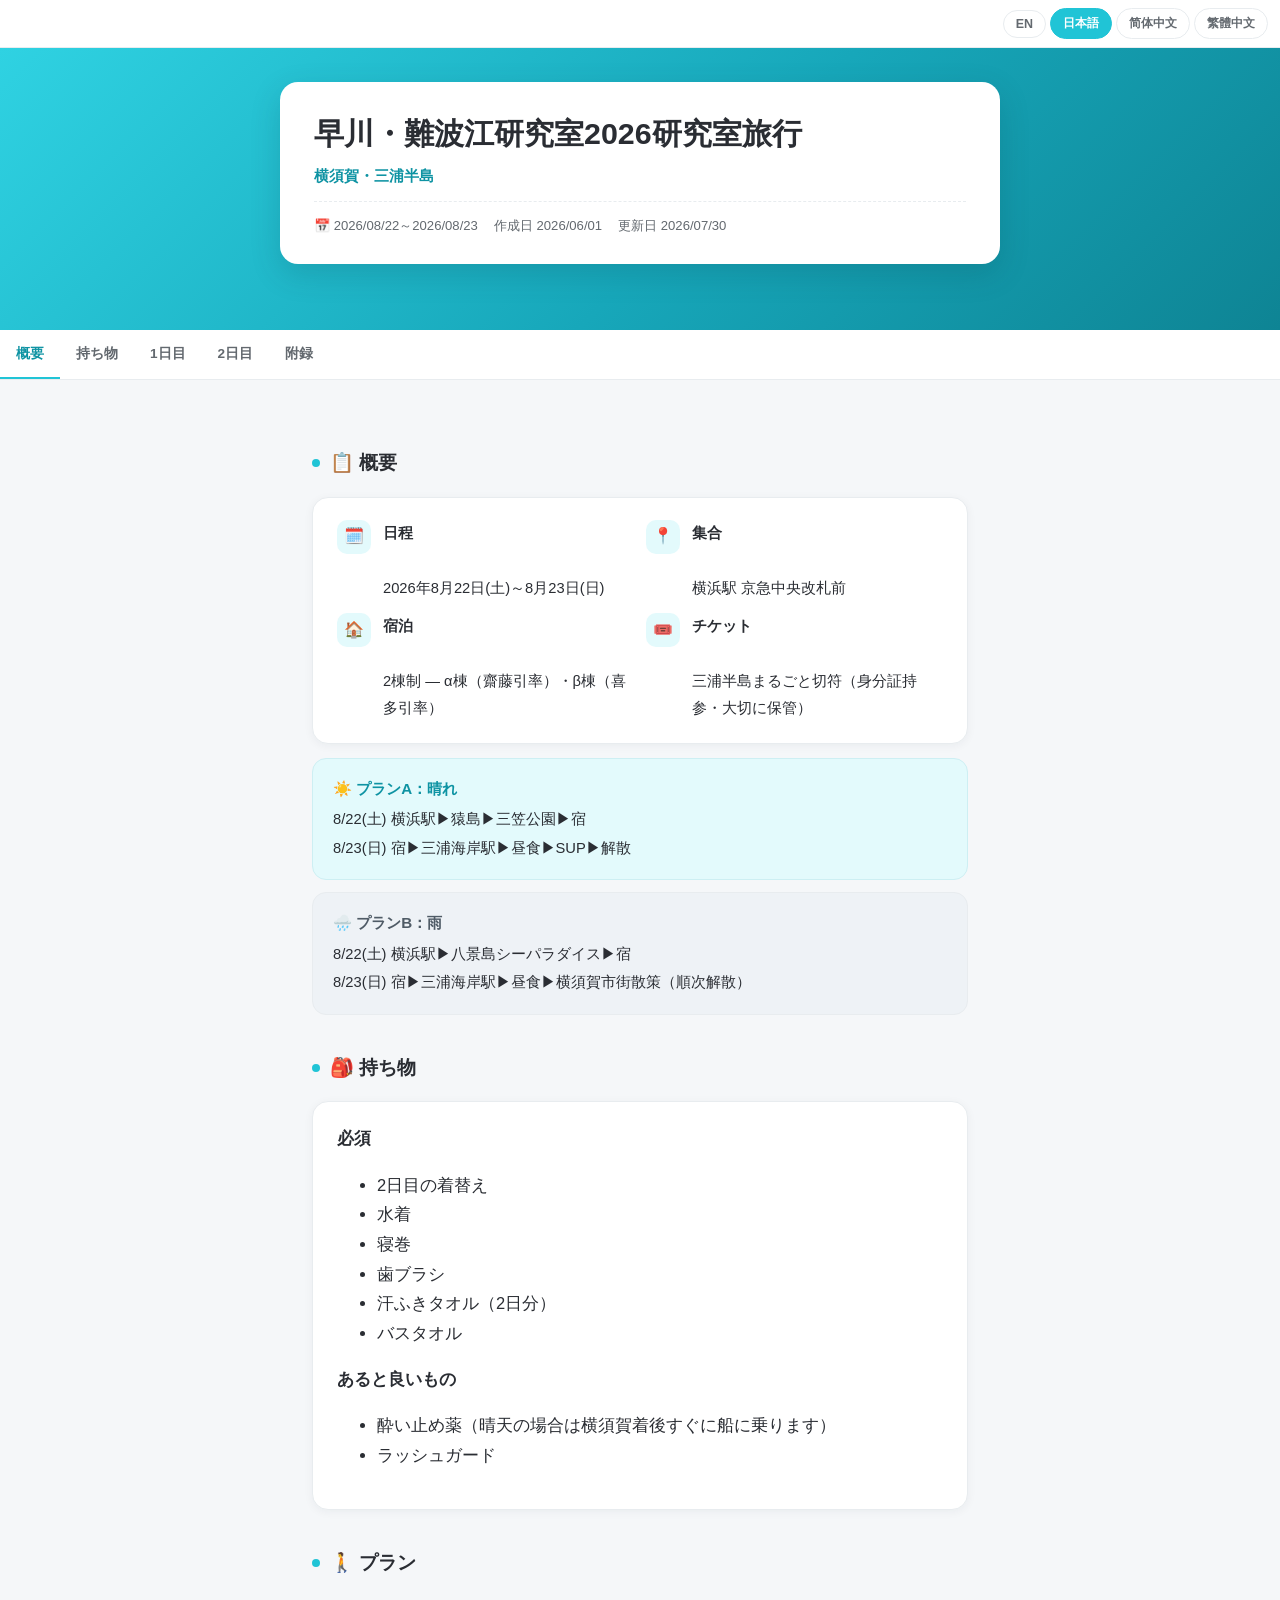
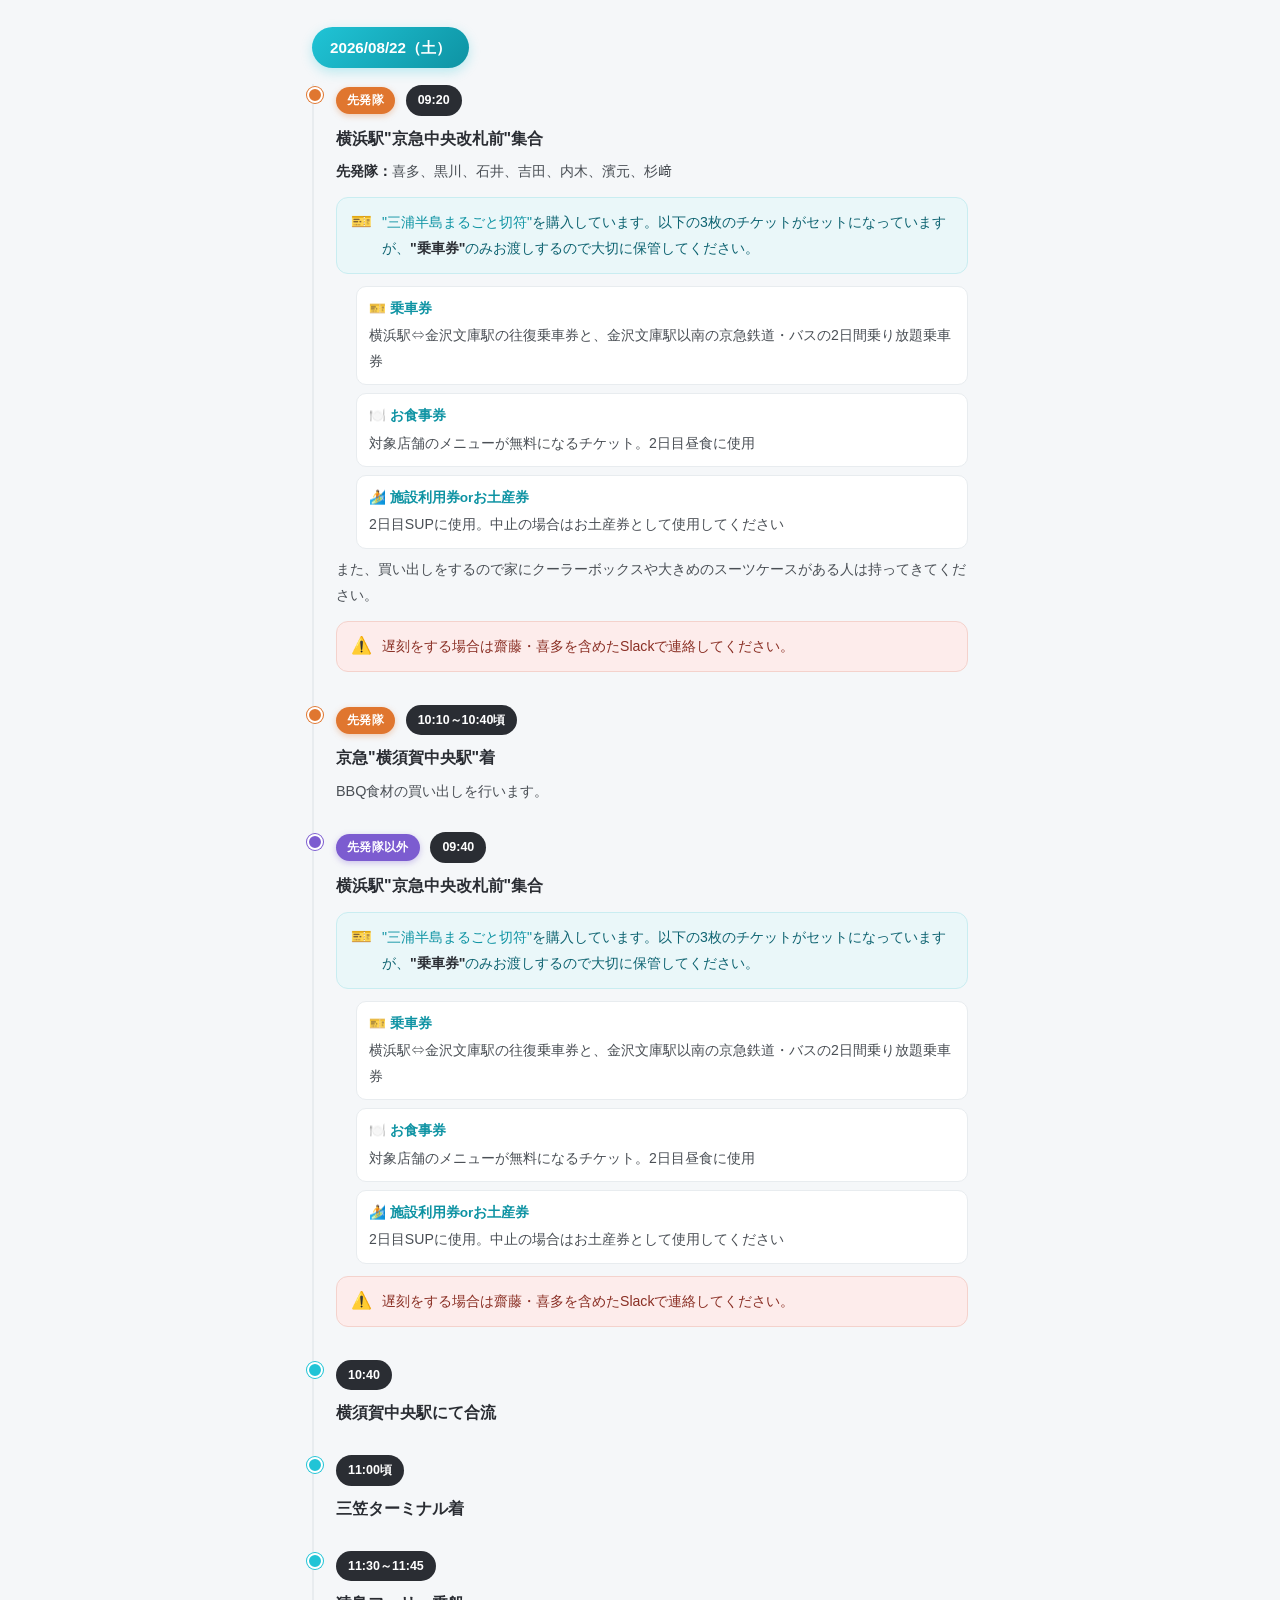
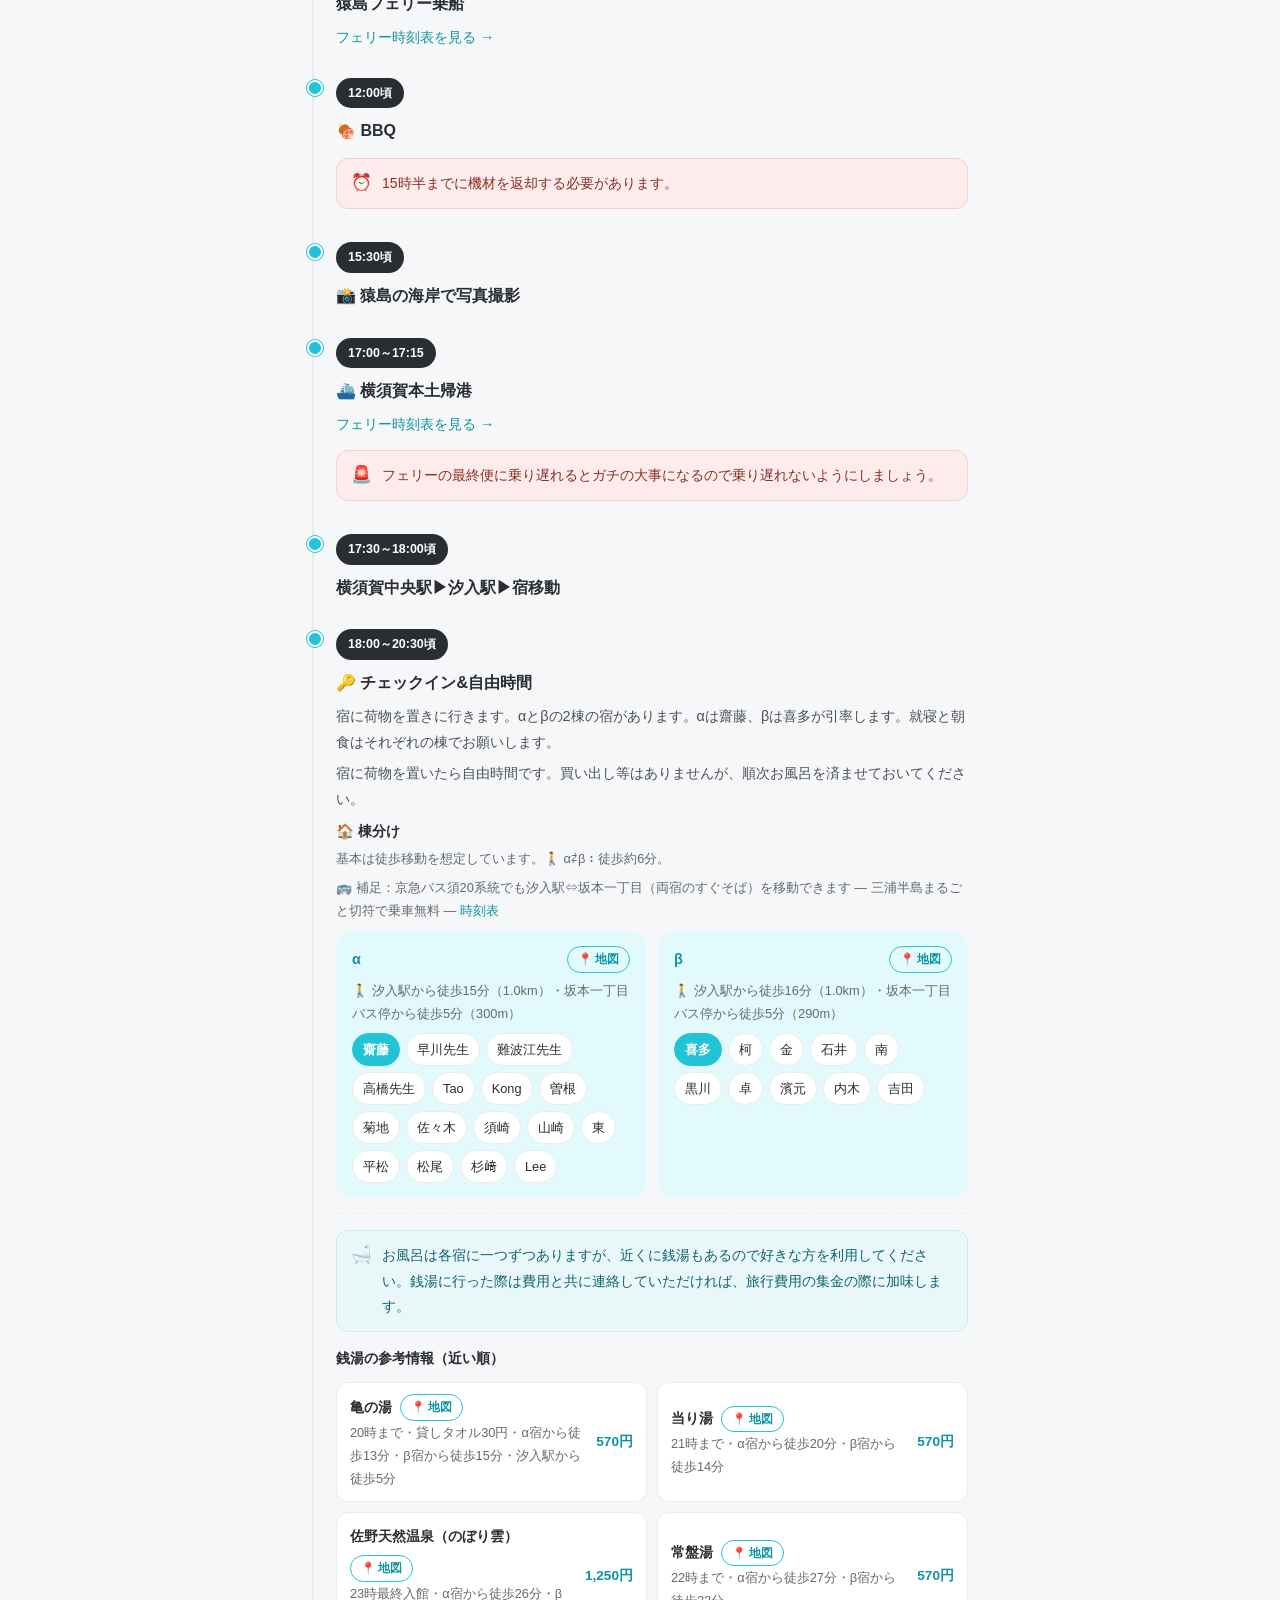
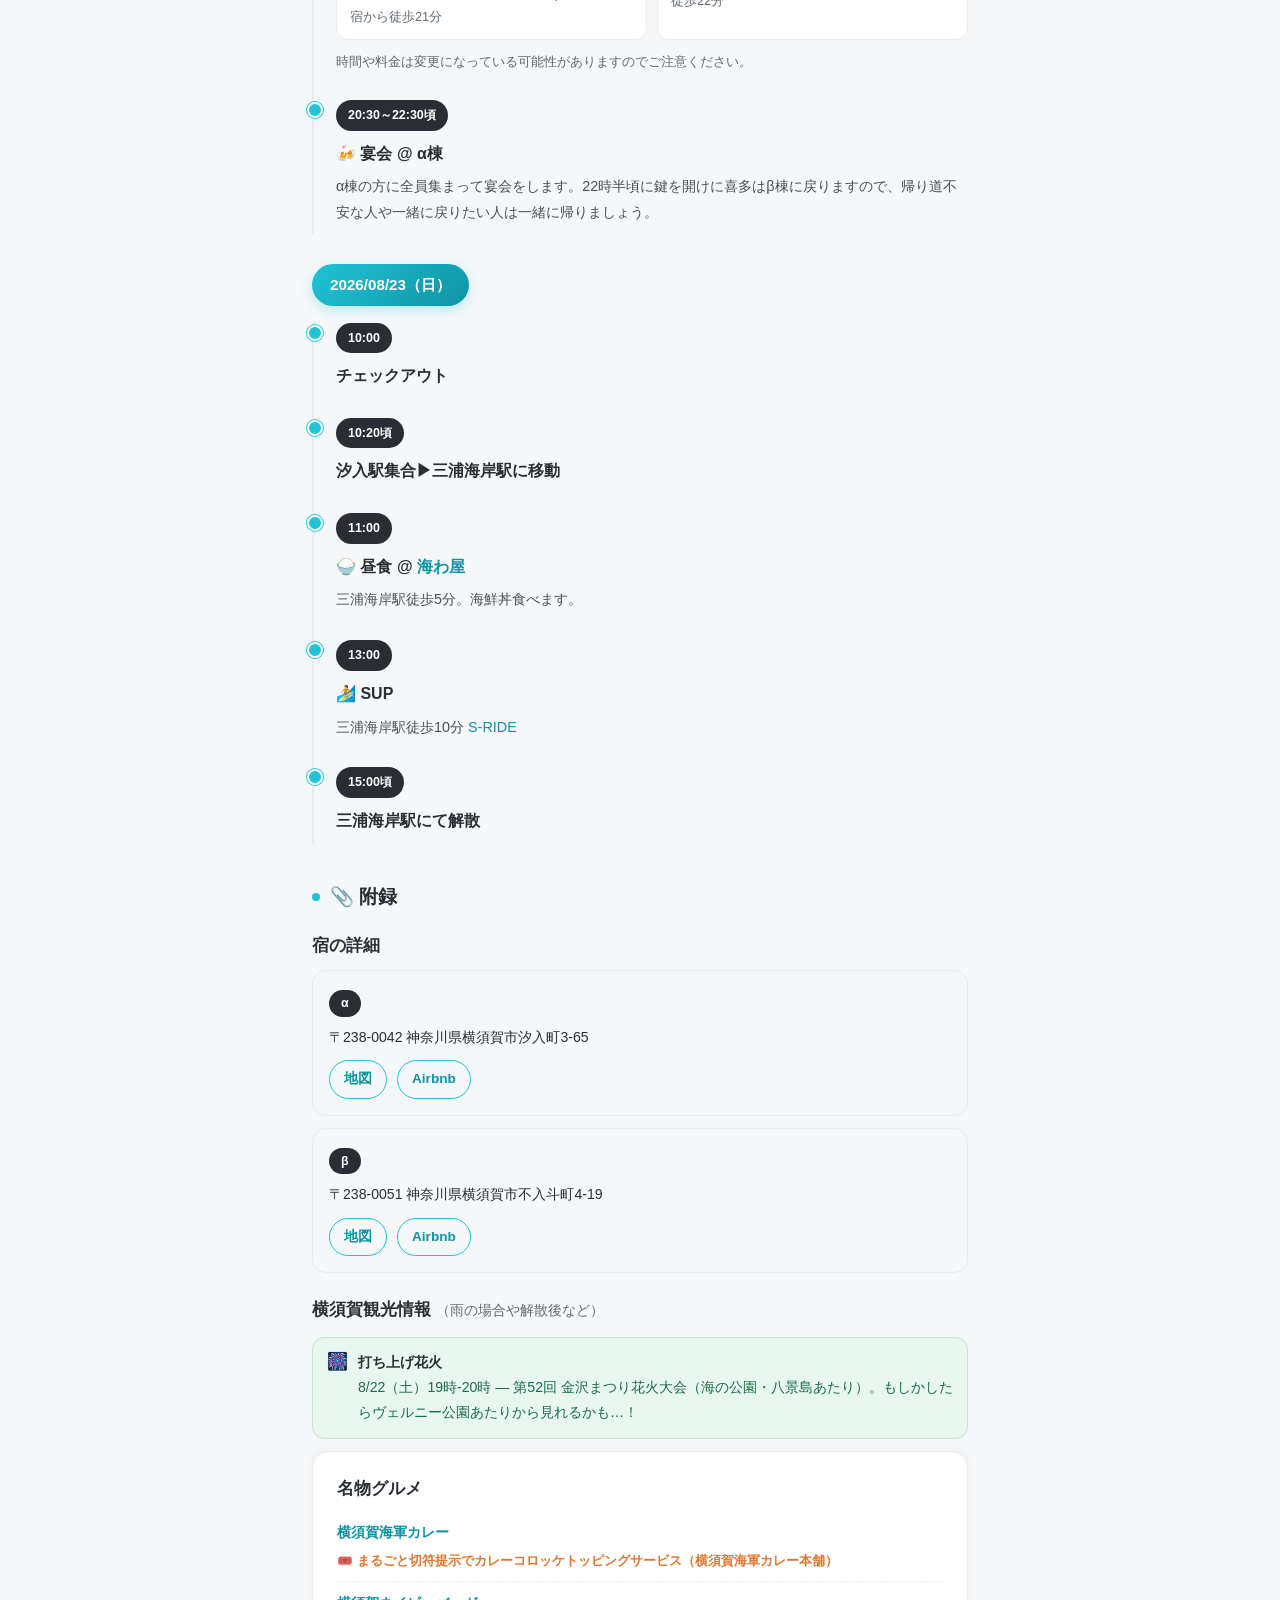
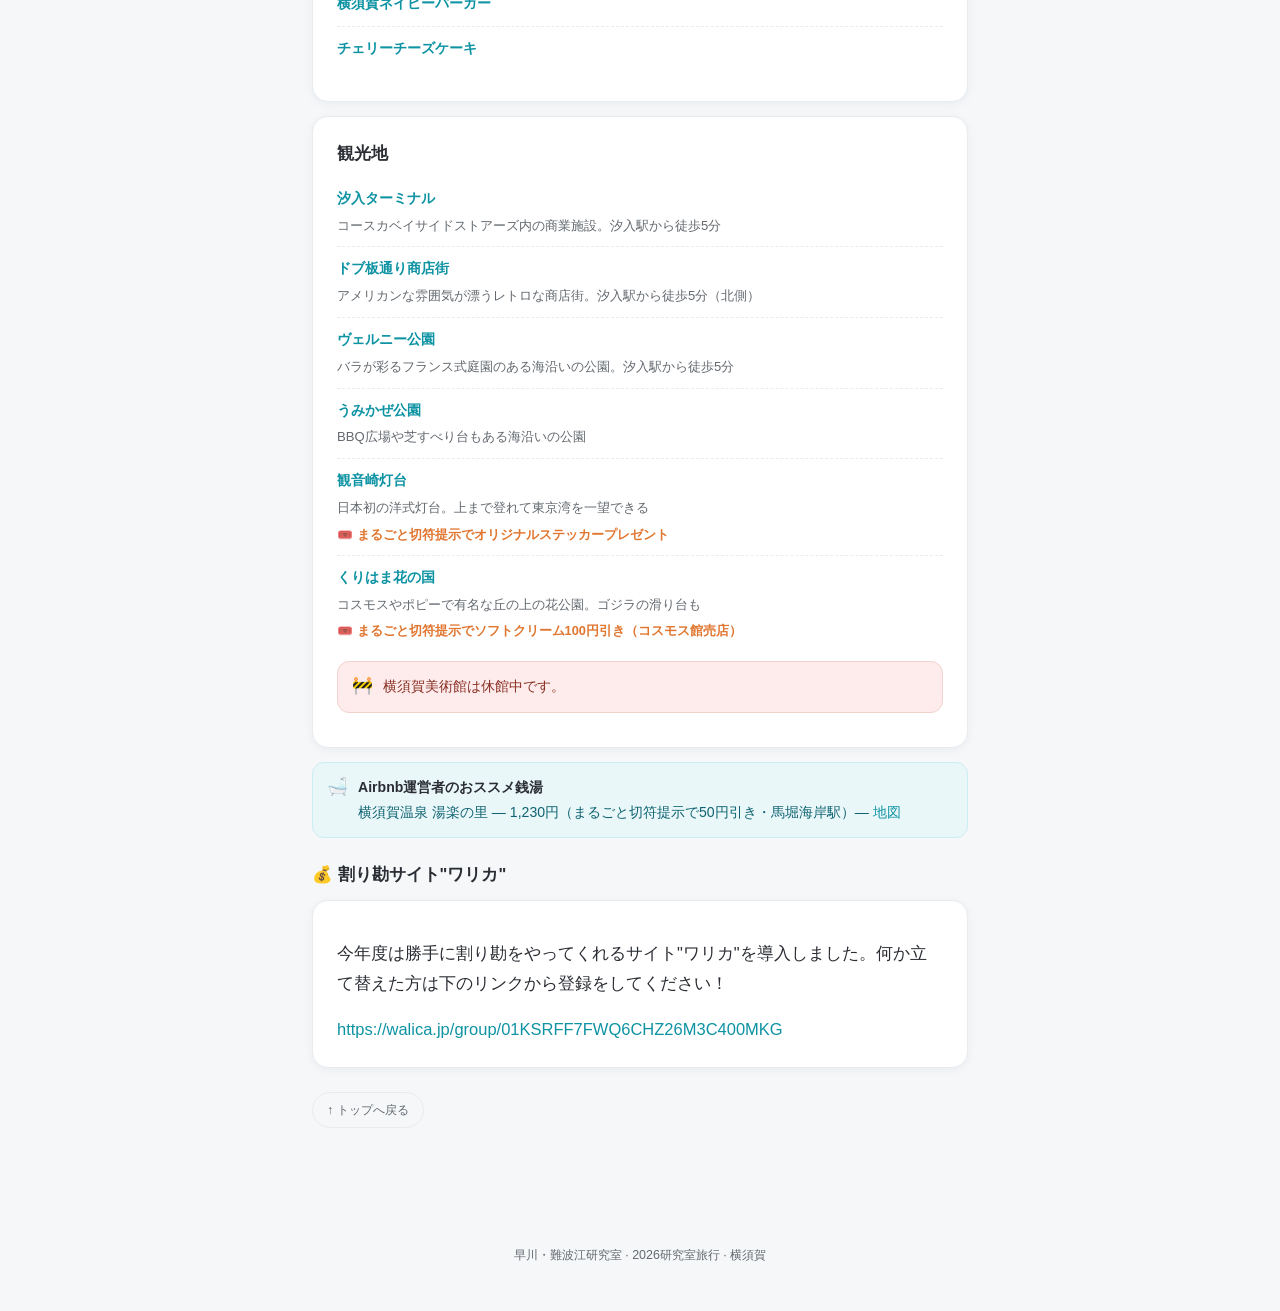
<file: index.html>
<!DOCTYPE html>
<html lang="en">
<head>
<meta charset="UTF-8">
<meta name="viewport" content="width=device-width, initial-scale=1">
<title>Hayakawa &amp; Nanbae Lab 2026 Lab Trip — Itinerary</title>
<link rel="stylesheet" href="style.css">
</head>
<body>

<div class="langbar" id="langbar">
  <button type="button" data-lang="en">EN</button>
  <button type="button" data-lang="ja">日本語</button>
  <button type="button" data-lang="zh-Hans">简体中文</button>
  <button type="button" data-lang="zh-Hant">繁體中文</button>
</div>

<div id="app"></div>

<script src="i18n.js"></script>
<script src="app.js"></script>
</body>
</html>
</file>
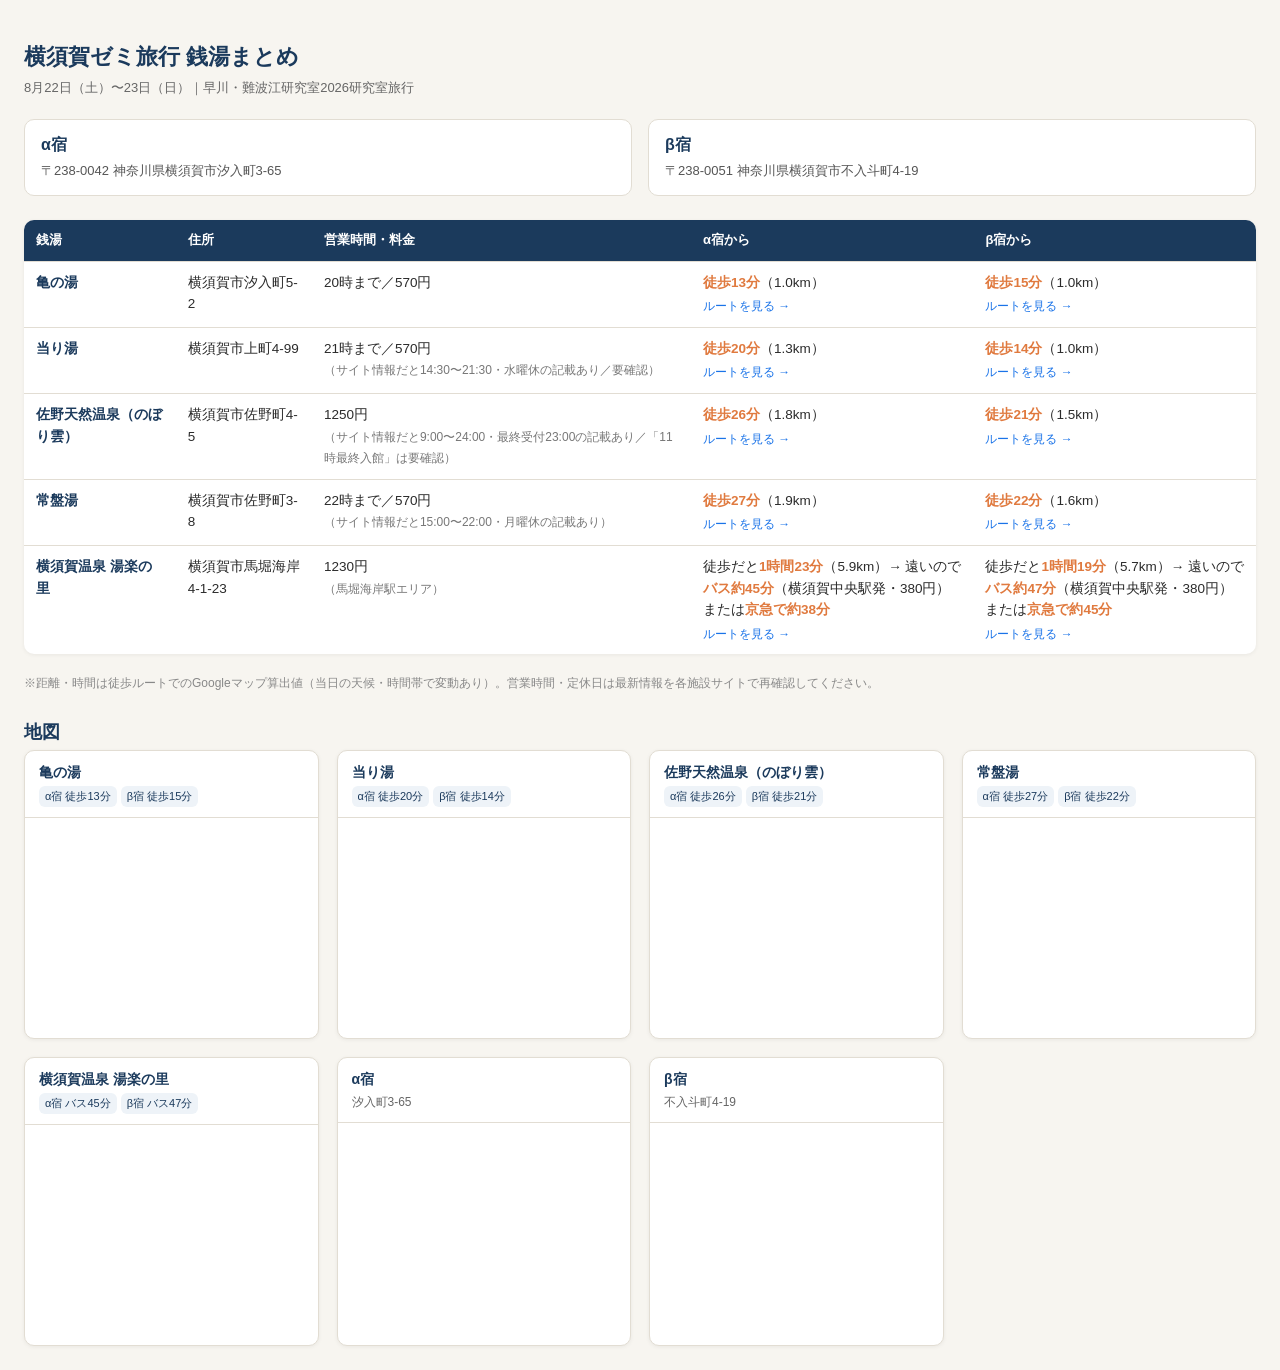
<file: 横須賀ゼミ旅行_銭湯マップ.html>
<!DOCTYPE html>
<html lang="ja">
<head>
<meta charset="UTF-8">
<title>横須賀ゼミ旅行 銭湯まとめ（8/22-23）</title>
<style>
  :root{
    --navy:#1b3a5c; --accent:#e07a3f; --bg:#f7f5f0; --card:#ffffff; --line:#e2ddd3;
  }
  *{box-sizing:border-box;}
  body{
    font-family:"Hiragino Kaku Gothic ProN","Yu Gothic",sans-serif;
    background:var(--bg); color:#2b2b2b; margin:0; padding:24px;
    line-height:1.6;
  }
  h1{color:var(--navy); font-size:22px; margin-bottom:4px;}
  .sub{color:#666; font-size:13px; margin-bottom:20px;}
  .hotels{
    display:flex; gap:16px; flex-wrap:wrap; margin-bottom:24px;
  }
  .hotel{
    background:var(--card); border:1px solid var(--line); border-radius:10px;
    padding:12px 16px; flex:1; min-width:220px;
  }
  .hotel b{color:var(--navy);}
  .hotel .addr{font-size:13px; color:#555;}
  table{
    width:100%; border-collapse:collapse; background:var(--card);
    border-radius:10px; overflow:hidden; box-shadow:0 1px 4px rgba(0,0,0,0.06);
    margin-bottom:28px;
  }
  th, td{padding:10px 12px; border-bottom:1px solid var(--line); font-size:13.5px; text-align:left; vertical-align:top;}
  th{background:var(--navy); color:#fff; font-weight:600; font-size:13px;}
  tr:last-child td{border-bottom:none;}
  .name{font-weight:700; color:var(--navy);}
  .dist{white-space:nowrap;}
  .dist b{color:var(--accent);}
  .sub-dist{color:#777; font-size:12px;}
  a.maplink{
    display:inline-block; margin-top:4px; font-size:12px; color:#1a73e8; text-decoration:none;
  }
  a.maplink:hover{text-decoration:underline;}
  .cards{
    display:grid; grid-template-columns:repeat(auto-fit,minmax(280px,1fr)); gap:18px;
  }
  .card{
    background:var(--card); border:1px solid var(--line); border-radius:10px; overflow:hidden;
    box-shadow:0 1px 4px rgba(0,0,0,0.06);
  }
  .card .head{padding:10px 14px; border-bottom:1px solid var(--line);}
  .card .head .name{font-size:14px;}
  .card .head .meta{font-size:12px; color:#666; margin-top:2px;}
  .card iframe{width:100%; height:220px; border:0; display:block;}
  .card .foot{padding:8px 14px; font-size:12px; display:flex; justify-content:space-between; gap:8px;}
  .badge{
    display:inline-block; background:#eef3f8; color:var(--navy); border-radius:6px;
    padding:2px 6px; font-size:11px; margin-right:4px;
  }
  .note{font-size:12px; color:#888; margin-top:-8px; margin-bottom:24px;}
</style>
</head>
<body>

<h1>横須賀ゼミ旅行 銭湯まとめ</h1>
<div class="sub">8月22日（土）〜23日（日）｜早川・難波江研究室2026研究室旅行</div>

<div class="hotels">
  <div class="hotel"><b>α宿</b><br><span class="addr">〒238-0042 神奈川県横須賀市汐入町3-65</span></div>
  <div class="hotel"><b>β宿</b><br><span class="addr">〒238-0051 神奈川県横須賀市不入斗町4-19</span></div>
</div>

<table>
  <tr>
    <th>銭湯</th>
    <th>住所</th>
    <th>営業時間・料金</th>
    <th>α宿から</th>
    <th>β宿から</th>
  </tr>
  <tr>
    <td class="name">亀の湯</td>
    <td>横須賀市汐入町5-2</td>
    <td>20時まで／570円</td>
    <td class="dist"><b>徒歩13分</b>（1.0km）
      <br><a class="maplink" target="_blank" href="https://www.google.com/maps/dir/?api=1&origin=%E6%A8%AA%E9%A0%88%E8%B3%80%E5%B8%82%E6%B1%90%E5%85%A5%E7%94%BA3-65&destination=%E6%A8%AA%E9%A0%88%E8%B3%80%E5%B8%82%E6%B1%90%E5%85%A5%E7%94%BA5-2&travelmode=walking">ルートを見る →</a>
    </td>
    <td class="dist"><b>徒歩15分</b>（1.0km）
      <br><a class="maplink" target="_blank" href="https://www.google.com/maps/dir/?api=1&origin=%E6%A8%AA%E9%A0%88%E8%B3%80%E5%B8%82%E4%B8%8D%E5%85%A5%E6%96%97%E7%94%BA4-19&destination=%E6%A8%AA%E9%A0%88%E8%B3%80%E5%B8%82%E6%B1%90%E5%85%A5%E7%94%BA5-2&travelmode=walking">ルートを見る →</a>
    </td>
  </tr>
  <tr>
    <td class="name">当り湯</td>
    <td>横須賀市上町4-99</td>
    <td>21時まで／570円<br><span class="sub-dist">（サイト情報だと14:30〜21:30・水曜休の記載あり／要確認）</span></td>
    <td class="dist"><b>徒歩20分</b>（1.3km）
      <br><a class="maplink" target="_blank" href="https://www.google.com/maps/dir/?api=1&origin=%E6%A8%AA%E9%A0%88%E8%B3%80%E5%B8%82%E6%B1%90%E5%85%A5%E7%94%BA3-65&destination=%E6%A8%AA%E9%A0%88%E8%B3%80%E5%B8%82%E4%B8%8A%E7%94%BA4-99&travelmode=walking">ルートを見る →</a>
    </td>
    <td class="dist"><b>徒歩14分</b>（1.0km）
      <br><a class="maplink" target="_blank" href="https://www.google.com/maps/dir/?api=1&origin=%E6%A8%AA%E9%A0%88%E8%B3%80%E5%B8%82%E4%B8%8D%E5%85%A5%E6%96%97%E7%94%BA4-19&destination=%E6%A8%AA%E9%A0%88%E8%B3%80%E5%B8%82%E4%B8%8A%E7%94%BA4-99&travelmode=walking">ルートを見る →</a>
    </td>
  </tr>
  <tr>
    <td class="name">佐野天然温泉（のぼり雲）</td>
    <td>横須賀市佐野町4-5</td>
    <td>1250円<br><span class="sub-dist">（サイト情報だと9:00〜24:00・最終受付23:00の記載あり／「11時最終入館」は要確認）</span></td>
    <td class="dist"><b>徒歩26分</b>（1.8km）
      <br><a class="maplink" target="_blank" href="https://www.google.com/maps/dir/?api=1&origin=%E6%A8%AA%E9%A0%88%E8%B3%80%E5%B8%82%E6%B1%90%E5%85%A5%E7%94%BA3-65&destination=%E6%A8%AA%E9%A0%88%E8%B3%80%E5%B8%82%E4%BD%90%E9%87%8E%E7%94%BA4-5&travelmode=walking">ルートを見る →</a>
    </td>
    <td class="dist"><b>徒歩21分</b>（1.5km）
      <br><a class="maplink" target="_blank" href="https://www.google.com/maps/dir/?api=1&origin=%E6%A8%AA%E9%A0%88%E8%B3%80%E5%B8%82%E4%B8%8D%E5%85%A5%E6%96%97%E7%94%BA4-19&destination=%E6%A8%AA%E9%A0%88%E8%B3%80%E5%B8%82%E4%BD%90%E9%87%8E%E7%94%BA4-5&travelmode=walking">ルートを見る →</a>
    </td>
  </tr>
  <tr>
    <td class="name">常盤湯</td>
    <td>横須賀市佐野町3-8</td>
    <td>22時まで／570円<br><span class="sub-dist">（サイト情報だと15:00〜22:00・月曜休の記載あり）</span></td>
    <td class="dist"><b>徒歩27分</b>（1.9km）
      <br><a class="maplink" target="_blank" href="https://www.google.com/maps/dir/?api=1&origin=%E6%A8%AA%E9%A0%88%E8%B3%80%E5%B8%82%E6%B1%90%E5%85%A5%E7%94%BA3-65&destination=%E6%A8%AA%E9%A0%88%E8%B3%80%E5%B8%82%E4%BD%90%E9%87%8E%E7%94%BA3-8&travelmode=walking">ルートを見る →</a>
    </td>
    <td class="dist"><b>徒歩22分</b>（1.6km）
      <br><a class="maplink" target="_blank" href="https://www.google.com/maps/dir/?api=1&origin=%E6%A8%AA%E9%A0%88%E8%B3%80%E5%B8%82%E4%B8%8D%E5%85%A5%E6%96%97%E7%94%BA4-19&destination=%E6%A8%AA%E9%A0%88%E8%B3%80%E5%B8%82%E4%BD%90%E9%87%8E%E7%94%BA3-8&travelmode=walking">ルートを見る →</a>
    </td>
  </tr>
  <tr>
    <td class="name">横須賀温泉 湯楽の里</td>
    <td>横須賀市馬堀海岸4-1-23</td>
    <td>1230円<br><span class="sub-dist">（馬堀海岸駅エリア）</span></td>
    <td class="dist">徒歩だと<b>1時間23分</b>（5.9km）→ 遠いので<br><b>バス約45分</b>（横須賀中央駅発・380円）<br>または<b>京急で約38分</b>
      <br><a class="maplink" target="_blank" href="https://www.google.com/maps/dir/?api=1&origin=%E6%A8%AA%E9%A0%88%E8%B3%80%E5%B8%82%E6%B1%90%E5%85%A5%E7%94%BA3-65&destination=%E6%A8%AA%E9%A0%88%E8%B3%80%E5%B8%82%E9%A6%AC%E5%A0%80%E6%B5%B7%E5%B2%B84-1-23&travelmode=transit">ルートを見る →</a>
    </td>
    <td class="dist">徒歩だと<b>1時間19分</b>（5.7km）→ 遠いので<br><b>バス約47分</b>（横須賀中央駅発・380円）<br>または<b>京急で約45分</b>
      <br><a class="maplink" target="_blank" href="https://www.google.com/maps/dir/?api=1&origin=%E6%A8%AA%E9%A0%88%E8%B3%80%E5%B8%82%E4%B8%8D%E5%85%A5%E6%96%97%E7%94%BA4-19&destination=%E6%A8%AA%E9%A0%88%E8%B3%80%E5%B8%82%E9%A6%AC%E5%A0%80%E6%B5%B7%E5%B2%B84-1-23&travelmode=transit">ルートを見る →</a>
    </td>
  </tr>
</table>
<div class="note">※距離・時間は徒歩ルートでのGoogleマップ算出値（当日の天候・時間帯で変動あり）。営業時間・定休日は最新情報を各施設サイトで再確認してください。</div>

<h1 style="font-size:18px;">地図</h1>
<div class="cards">

  <div class="card">
    <div class="head"><div class="name">亀の湯</div><div class="meta"><span class="badge">α宿 徒歩13分</span><span class="badge">β宿 徒歩15分</span></div></div>
    <iframe loading="lazy" src="https://maps.google.com/maps?q=%E6%A8%AA%E9%A0%88%E8%B3%80%E5%B8%82%E6%B1%90%E5%85%A5%E7%94%BA5-2&output=embed"></iframe>
  </div>

  <div class="card">
    <div class="head"><div class="name">当り湯</div><div class="meta"><span class="badge">α宿 徒歩20分</span><span class="badge">β宿 徒歩14分</span></div></div>
    <iframe loading="lazy" src="https://maps.google.com/maps?q=%E6%A8%AA%E9%A0%88%E8%B3%80%E5%B8%82%E4%B8%8A%E7%94%BA4-99&output=embed"></iframe>
  </div>

  <div class="card">
    <div class="head"><div class="name">佐野天然温泉（のぼり雲）</div><div class="meta"><span class="badge">α宿 徒歩26分</span><span class="badge">β宿 徒歩21分</span></div></div>
    <iframe loading="lazy" src="https://maps.google.com/maps?q=%E4%BD%90%E9%87%8E%E5%A4%A9%E7%84%B6%E6%B8%A9%E6%B3%89%E3%81%AE%E3%81%BC%E3%82%8A%E9%9B%B2&output=embed"></iframe>
  </div>

  <div class="card">
    <div class="head"><div class="name">常盤湯</div><div class="meta"><span class="badge">α宿 徒歩27分</span><span class="badge">β宿 徒歩22分</span></div></div>
    <iframe loading="lazy" src="https://maps.google.com/maps?q=%E6%A8%AA%E9%A0%88%E8%B3%80%E5%B8%82%E4%BD%90%E9%87%8E%E7%94%BA3-8&output=embed"></iframe>
  </div>

  <div class="card">
    <div class="head"><div class="name">横須賀温泉 湯楽の里</div><div class="meta"><span class="badge">α宿 バス45分</span><span class="badge">β宿 バス47分</span></div></div>
    <iframe loading="lazy" src="https://maps.google.com/maps?q=%E6%A8%AA%E9%A0%88%E8%B3%80%E6%BA%A9%E6%B3%89%E6%B9%AF%E6%A5%BD%E3%81%AE%E9%87%8C&output=embed"></iframe>
  </div>

  <div class="card">
    <div class="head"><div class="name">α宿</div><div class="meta">汐入町3-65</div></div>
    <iframe loading="lazy" src="https://maps.google.com/maps?q=%E6%A8%AA%E9%A0%88%E8%B3%80%E5%B8%82%E6%B1%90%E5%85%A5%E7%94%BA3-65&output=embed"></iframe>
  </div>

  <div class="card">
    <div class="head"><div class="name">β宿</div><div class="meta">不入斗町4-19</div></div>
    <iframe loading="lazy" src="https://maps.google.com/maps?q=%E6%A8%AA%E9%A0%88%E8%B3%80%E5%B8%82%E4%B8%8D%E5%85%A5%E6%96%97%E7%94%BA4-19&output=embed"></iframe>
  </div>

</div>

</body>
</html>
</file>
<file: style.css>
/* ===== Base / tokens (tabisio-inspired) ===== */
:root{
  --brand:#20c4d6;
  --brand-dark:#0e93a3;
  --brand-soft:#e3fafc;
  --ink:#2a2d33;
  --ink-soft:#63696f;
  --warn:#c94a3d;
  --warn-soft:#fdeceb;
  --ok:#2c9463;
  --ok-soft:#e7f6ee;
  --info-soft:#eaf7f9;
  --amber:#e0762f;
  --amber-soft:#fdecdd;
  --violet:#7c5cd0;
  --violet-soft:#efe9fb;
  --bg:#f5f7f9;
  --card:#ffffff;
  --line:#e8ecef;
  color-scheme: light;
}
*{box-sizing:border-box;}
html{-webkit-text-size-adjust:100%; scroll-behavior:smooth;}
body{
  margin:0;
  font-family:-apple-system,"Hiragino Kaku Gothic ProN","Yu Gothic Medium","Yu Gothic",BlinkMacSystemFont,"Segoe UI",Roboto,"PingFang SC","Microsoft YaHei","PingFang TC","Noto Sans TC",sans-serif;
  background:var(--bg);
  color:var(--ink);
  font-size:16px;
  line-height:1.8;
  -webkit-font-smoothing:antialiased;
}
img{max-width:100%;}
a{color:var(--brand-dark); text-decoration:none; word-break:break-word;}
a:hover{text-decoration:underline;}
b, strong{color:var(--ink);}

/* ===== Language switcher ===== */
.langbar{
  position:sticky; top:0; z-index:60;
  display:flex; justify-content:flex-end; align-items:center;
  gap:4px;
  background:#fff;
  padding:8px 12px;
  border-bottom:1px solid var(--line);
  overflow-x:auto;
  -webkit-overflow-scrolling:touch;
  scrollbar-width:none;
}
.langbar::-webkit-scrollbar{display:none;}
.langbar button{
  flex:0 0 auto;
  appearance:none;
  border:1px solid var(--line);
  background:#fff;
  color:var(--ink-soft);
  font-size:0.78rem;
  font-weight:600;
  padding:6px 12px;
  border-radius:100px;
  cursor:pointer;
  transition:background .15s, color .15s, border-color .15s;
  font-family:inherit;
}
.langbar button:hover{border-color:var(--brand);}
.langbar button.active{
  background:var(--brand);
  border-color:var(--brand);
  color:#fff;
}

/* ===== Hero ===== */
.hero-wrap{
  background:linear-gradient(135deg,#2fd2e2 0%,#17a7ba 55%,#0e8494 100%);
  padding:28px 16px 56px;
}
.hero-card{
  max-width:720px;
  margin:0 auto;
  background:#fff;
  border-radius:18px;
  box-shadow:0 10px 30px rgba(10,60,70,0.18);
  padding:22px 22px 20px;
}
.hero-card h1{
  margin:0 0 8px;
  font-size:1.4rem;
  line-height:1.4;
  color:var(--ink);
  font-weight:700;
}
.hero-card .loc{
  font-size:0.92rem;
  color:var(--brand-dark);
  font-weight:600;
  margin-bottom:12px;
}
.hero-card .dates{
  font-size:0.82rem; color:var(--ink-soft);
  display:flex; flex-wrap:wrap; gap:6px 16px;
  border-top:1px dashed var(--line);
  padding-top:12px;
}

/* ===== Sticky quick nav ===== */
.quicknav{
  position:sticky; top:41px; z-index:50;
  background:rgba(255,255,255,0.96);
  backdrop-filter:saturate(180%) blur(6px);
  border-bottom:1px solid var(--line);
  display:flex;
  overflow-x:auto;
  -webkit-overflow-scrolling:touch;
  scrollbar-width:none;
}
.quicknav::-webkit-scrollbar{display:none;}
.quicknav a{
  flex:0 0 auto;
  padding:12px 16px 10px;
  font-size:0.85rem;
  font-weight:600;
  color:var(--ink-soft);
  white-space:nowrap;
  border-bottom:3px solid transparent;
}
.quicknav a:hover{text-decoration:none; color:var(--brand-dark);}
.quicknav a.active{
  color:var(--brand-dark);
  border-bottom-color:var(--brand);
}

/* ===== Layout ===== */
.wrap{max-width:720px; margin:0 auto; padding:26px 16px 70px;}
section{scroll-margin-top:92px;}

h2.section-title{
  color:var(--ink);
  font-size:1.2rem;
  font-weight:700;
  margin:36px 0 16px;
  display:flex;
  align-items:center;
  gap:10px;
}
h2.section-title .dot{
  width:8px; height:8px; border-radius:50%;
  background:var(--brand);
  flex:0 0 auto;
}
h3.day-heading{
  display:inline-flex;
  align-items:center;
  gap:8px;
  background:linear-gradient(135deg,var(--brand),var(--brand-dark));
  color:#fff;
  font-size:0.95rem;
  font-weight:700;
  padding:7px 18px;
  border-radius:100px;
  margin:30px 0 16px;
  box-shadow:0 4px 12px rgba(32,196,214,0.28);
}

/* ===== Cards ===== */
.card{
  background:var(--card);
  border:1px solid var(--line);
  border-radius:16px;
  padding:18px 18px;
  margin-bottom:14px;
  box-shadow:0 2px 10px rgba(20,40,50,0.05);
}

/* Quick-facts summary card */
.quickfacts{
  display:grid;
  grid-template-columns:1fr;
  gap:12px;
}
.quickfacts .row{
  display:flex;
  gap:12px;
  align-items:flex-start;
  font-size:0.92rem;
}
.quickfacts .row .ico{
  flex:0 0 auto; width:34px; height:34px;
  display:flex; align-items:center; justify-content:center;
  background:var(--brand-soft);
  border-radius:10px;
  font-size:1rem;
}
.quickfacts .row b{color:var(--ink); display:block; margin-bottom:2px;}
.quickfacts .row span{color:var(--ink-soft);}

/* Plan A / Plan B blocks */
.plan-block{
  border-radius:14px;
  padding:14px 16px;
  margin-bottom:12px;
  font-size:0.92rem;
  background:var(--brand-soft);
  border:1px solid #cdeff3;
}
.plan-block b{color:var(--brand-dark); display:block; margin-bottom:4px; font-size:0.95rem;}
.plan-block.rain{background:#eef2f6; border-color:var(--line);}
.plan-block.rain b{color:#4f5b66;}
.plan-block .leg{display:block; margin:2px 0;}

/* ===== Callouts ===== */
.callout{
  border-radius:12px;
  padding:12px 14px;
  margin:12px 0;
  font-size:0.88rem;
  display:flex;
  gap:10px;
  align-items:flex-start;
}
.callout .ico{font-size:1.05rem; line-height:1.4;}
.callout.warn{background:var(--warn-soft); color:#8a2f24; border:1px solid #f4d2cc;}
.callout.info{background:var(--info-soft); color:#0e6371; border:1px solid #c9edf1;}
.callout.tip{background:var(--ok-soft); color:#1d6b47; border:1px solid #c3e6d3;}

/* ===== Timeline (day plans) ===== */
.timeline-item{
  position:relative;
  padding:0 0 20px 22px;
  border-left:2px solid var(--line);
}
.timeline-item:last-child{padding-bottom:2px;}
.timeline-item::before{
  content:"";
  position:absolute; left:-7px; top:3px;
  width:12px; height:12px;
  background:var(--brand);
  border:2px solid #fff;
  border-radius:50%;
  box-shadow:0 0 0 1px var(--brand);
}
.timeline-item.advance::before{background:var(--amber); box-shadow:0 0 0 1px var(--amber);}
.timeline-item.rest::before{background:var(--violet); box-shadow:0 0 0 1px var(--violet);}
.time-badge{
  display:inline-block;
  background:var(--ink);
  color:#fff;
  font-weight:700;
  font-size:0.78rem;
  padding:4px 12px;
  border-radius:100px;
  margin-bottom:7px;
}
.audience{
  display:inline-block;
  background:var(--amber);
  color:#fff;
  font-size:0.74rem;
  font-weight:800;
  letter-spacing:0.03em;
  text-transform:uppercase;
  padding:3px 11px;
  border-radius:100px;
  margin:0 6px 6px 0;
  box-shadow:0 2px 6px rgba(224,118,47,0.35);
}
.audience.rest{
  background:var(--violet);
  box-shadow:0 2px 6px rgba(124,92,208,0.35);
}
.event-title{
  font-weight:700;
  color:var(--ink);
  font-size:1rem;
  margin:2px 0 6px;
}
.event-body{font-size:0.9rem; color:#4a4f55;}
.event-body p{margin:6px 0;}
.event-body ul{margin:6px 0; padding-left:20px;}
.event-body li{margin-bottom:5px;}

/* ===== Sento cards ===== */
.sento-grid{display:grid; grid-template-columns:1fr; gap:10px; margin:10px 0;}
.sento{
  background:#fff;
  border:1px solid var(--line);
  border-radius:12px;
  padding:11px 13px;
  display:flex;
  justify-content:space-between;
  align-items:center;
  gap:10px;
  font-size:0.88rem;
}
.sento .name{
  font-weight:700; color:var(--ink);
  display:flex; align-items:center; flex-wrap:wrap; gap:6px 8px;
}
.sento .meta{color:var(--ink-soft); font-size:0.8rem;}
.sento .price{
  font-weight:700;
  color:var(--brand-dark);
  white-space:nowrap;
  text-align:right;
  font-size:0.85rem;
}
.sento-map,
.room-map{
  font-size:0.72rem;
  font-weight:700;
  color:var(--brand-dark);
  border:1px solid var(--brand);
  padding:2px 10px;
  border-radius:100px;
  white-space:nowrap;
}
.sento-map:hover,
.room-map:hover{background:var(--brand); color:#fff; text-decoration:none;}

/* ===== Room assignment chips ===== */
.rooms{display:flex; flex-direction:column; gap:12px; margin-top:8px;}
.room{
  background:var(--brand-soft);
  border-radius:14px;
  padding:14px 16px;
}
.room-head{
  display:flex;
  align-items:center;
  justify-content:space-between;
  gap:10px;
  margin-bottom:8px;
}
.room .label{
  font-weight:700; color:var(--brand-dark); font-size:0.9rem;
}
.chips{display:flex; flex-wrap:wrap; gap:6px;}
.chip{
  background:#fff;
  border:1px solid var(--line);
  border-radius:100px;
  padding:4px 10px;
  font-size:0.8rem;
  color:var(--ink);
}
.chip.lead{
  background:var(--brand);
  color:#fff;
  border-color:var(--brand);
  font-weight:700;
}

/* ===== Ticket breakdown ===== */
.ticket-list{list-style:none; margin:10px 0; padding:0;}
.ticket-list li{
  background:#fff;
  border:1px solid var(--line);
  border-radius:10px;
  padding:10px 12px;
  margin-bottom:8px;
  font-size:0.88rem;
}
.ticket-list b{color:var(--brand-dark); display:block; margin-bottom:2px; font-size:0.85rem;}

/* ===== Accommodation ===== */
.stay-card{
  border:1px solid var(--line);
  border-radius:14px;
  padding:16px;
  margin-bottom:12px;
}
.stay-card .tag{
  display:inline-block;
  background:var(--ink);
  color:#fff;
  font-weight:700;
  font-size:0.78rem;
  padding:2px 12px;
  border-radius:100px;
  margin-bottom:8px;
}
.stay-card .addr{font-size:0.88rem; margin-bottom:10px;}
.stay-card .links{display:flex; flex-wrap:wrap; gap:10px; font-size:0.85rem;}
.stay-card .links a{
  border:1.5px solid var(--brand);
  color:var(--brand-dark);
  font-weight:700;
  padding:6px 14px;
  border-radius:100px;
}
.stay-card .links a:hover{background:var(--brand); color:#fff; text-decoration:none;}

/* ===== Sightseeing list ===== */
.spot-list{list-style:none; margin:8px 0; padding:0;}
.spot-list li{
  padding:9px 0;
  border-bottom:1px dashed var(--line);
  font-size:0.9rem;
}
.spot-list li:last-child{border-bottom:none;}
.spot-list b{color:var(--ink);}
.spot-list a{color:inherit;}
.spot-list a b{color:var(--brand-dark);}
.spot-list a:hover b{text-decoration:underline;}
.spot-list .desc{display:block; color:var(--ink-soft); font-size:0.82rem; margin-top:2px;}
.spot-list .perk,
.food-list .perk{
  display:block;
  color:var(--amber);
  font-size:0.8rem;
  font-weight:600;
  margin-top:3px;
}

/* ===== Local food list (distinct link styling) ===== */
.food-list{list-style:none; margin:8px 0; padding:0;}
.food-list li{
  padding:9px 0;
  border-bottom:1px dashed var(--line);
  font-size:0.9rem;
}
.food-list li:last-child{border-bottom:none;}
.food-list a{color:var(--brand-dark); font-weight:600;}
.food-list a:hover{text-decoration:underline;}

/* ===== Misc ===== */
.note{font-size:0.8rem; color:var(--ink-soft); margin-top:4px;}
.divider{border-top:1px dashed var(--line); margin:16px 0;}
footer.foot{
  text-align:center;
  font-size:0.78rem;
  color:var(--ink-soft);
  padding:26px 16px 44px;
}

/* ===== Back-to-top ===== */
.top-link{
  display:inline-block;
  margin-top:10px;
  font-size:0.78rem;
  color:var(--ink-soft);
  border:1px solid var(--line);
  padding:6px 14px;
  border-radius:100px;
}
.top-link:hover{color:var(--brand-dark); border-color:var(--brand); text-decoration:none;}

/* ===== Desktop enhancements ===== */
@media (min-width:700px){
  body{font-size:16.5px;}
  .hero-wrap{padding:34px 32px 66px;}
  .hero-card{padding:30px 34px 26px;}
  .hero-card h1{font-size:1.9rem;}
  .wrap{padding:30px 32px 90px;}
  .quickfacts{grid-template-columns:1fr 1fr;}
  .rooms{flex-direction:row;}
  .room{flex:1;}
  .sento-grid{grid-template-columns:1fr 1fr;}
  .card{padding:22px 24px;}
  .plan-block{padding:16px 20px;}
}
</file>
